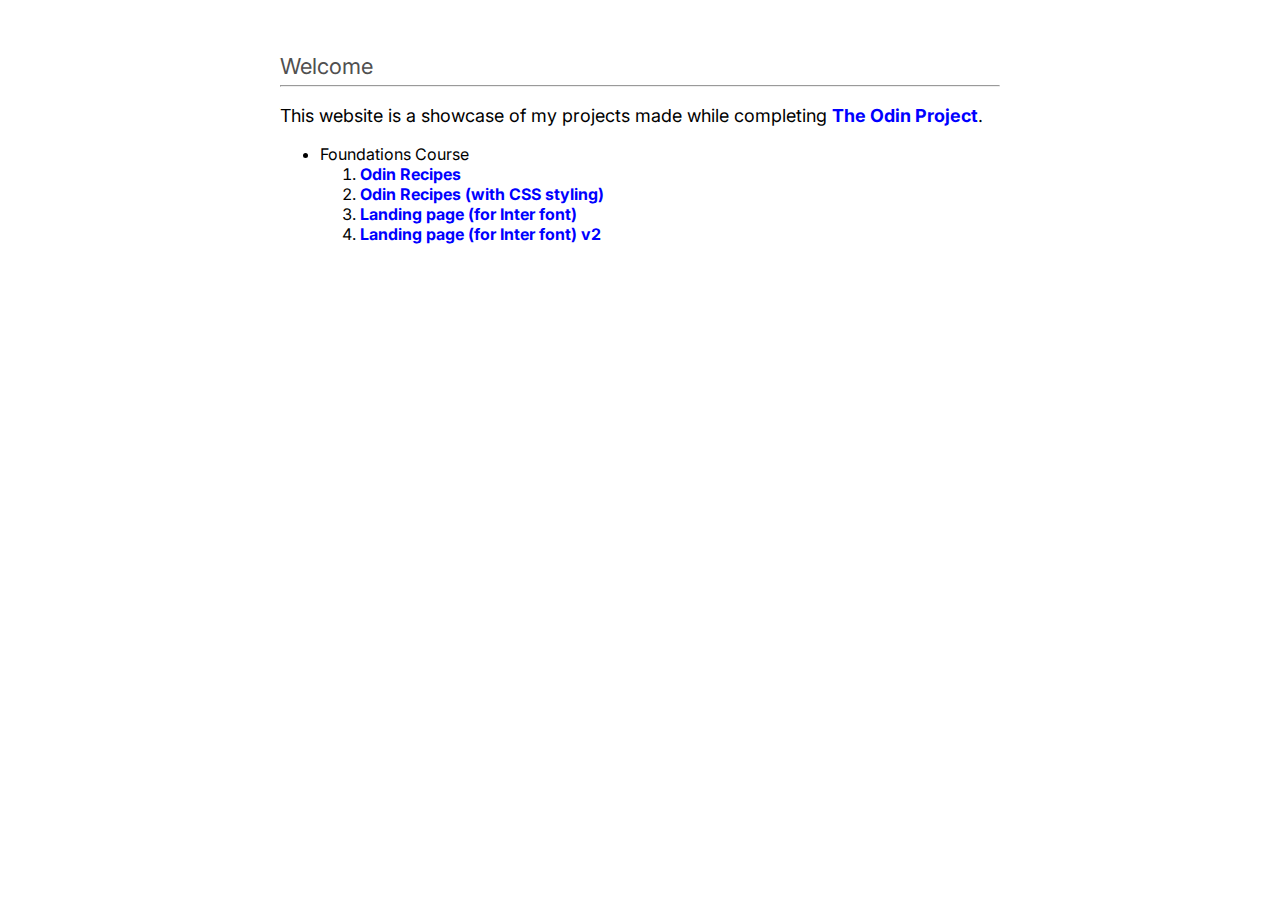
<file: index.html>
<!DOCTYPE html>

<html lang="en">
  <head>
    <meta charset="utf-8" />
    <title>The Odin Project</title>
    <link rel="stylesheet" href="styles.css" />
    <meta name="author" content="Lalit Shankar Chowdhury" />
    <meta name="description" content="Project showcase: The Odin Project" />
    <meta name="viewport" content="width=device-width, initial-scale=1.0" />
    <meta property="og:title" content="The Odin Project" />
    <meta
      property="og:description"
      content="Project showcase: The Odin Project"
    />
    <meta
      property="og:url"
      content="https://lalitshankarchowdhury.github.io/TheOdinProject/"
    />
    <meta
      property="og:image"
      content="https://www.theodinproject.com/assets/og-logo-022832d4cefeec1d5266237be260192f5980f9bcbf1c9ca151b358f0ce1fd2df.png"
    />
  </head>
  <body>
    <h2>Welcome</h2>
    <hr />
    <p>
      This website is a showcase of my projects made while completing
      <a
        href="https://www.theodinproject.com/"
        target="_blank"
        rel="noopener noreferrer"
        >The Odin Project</a
      >.
    </p>
    <ul>
      <li>Foundations Course</li>
      <ol>
        <li><a href="odin-recipes/">Odin Recipes</a></li>
        <li>
          <a href="odin-recipes-styled/">Odin Recipes (with CSS styling)</a>
        </li>
        <li>
          <a href="landing-page/">Landing page (for Inter font)</a>
        </li>
        <li>
          <a href="landing-page-v2/">Landing page (for Inter font) v2</a>
        </li>
      </ol>
    </ul>
  </body>
</html>
</file>
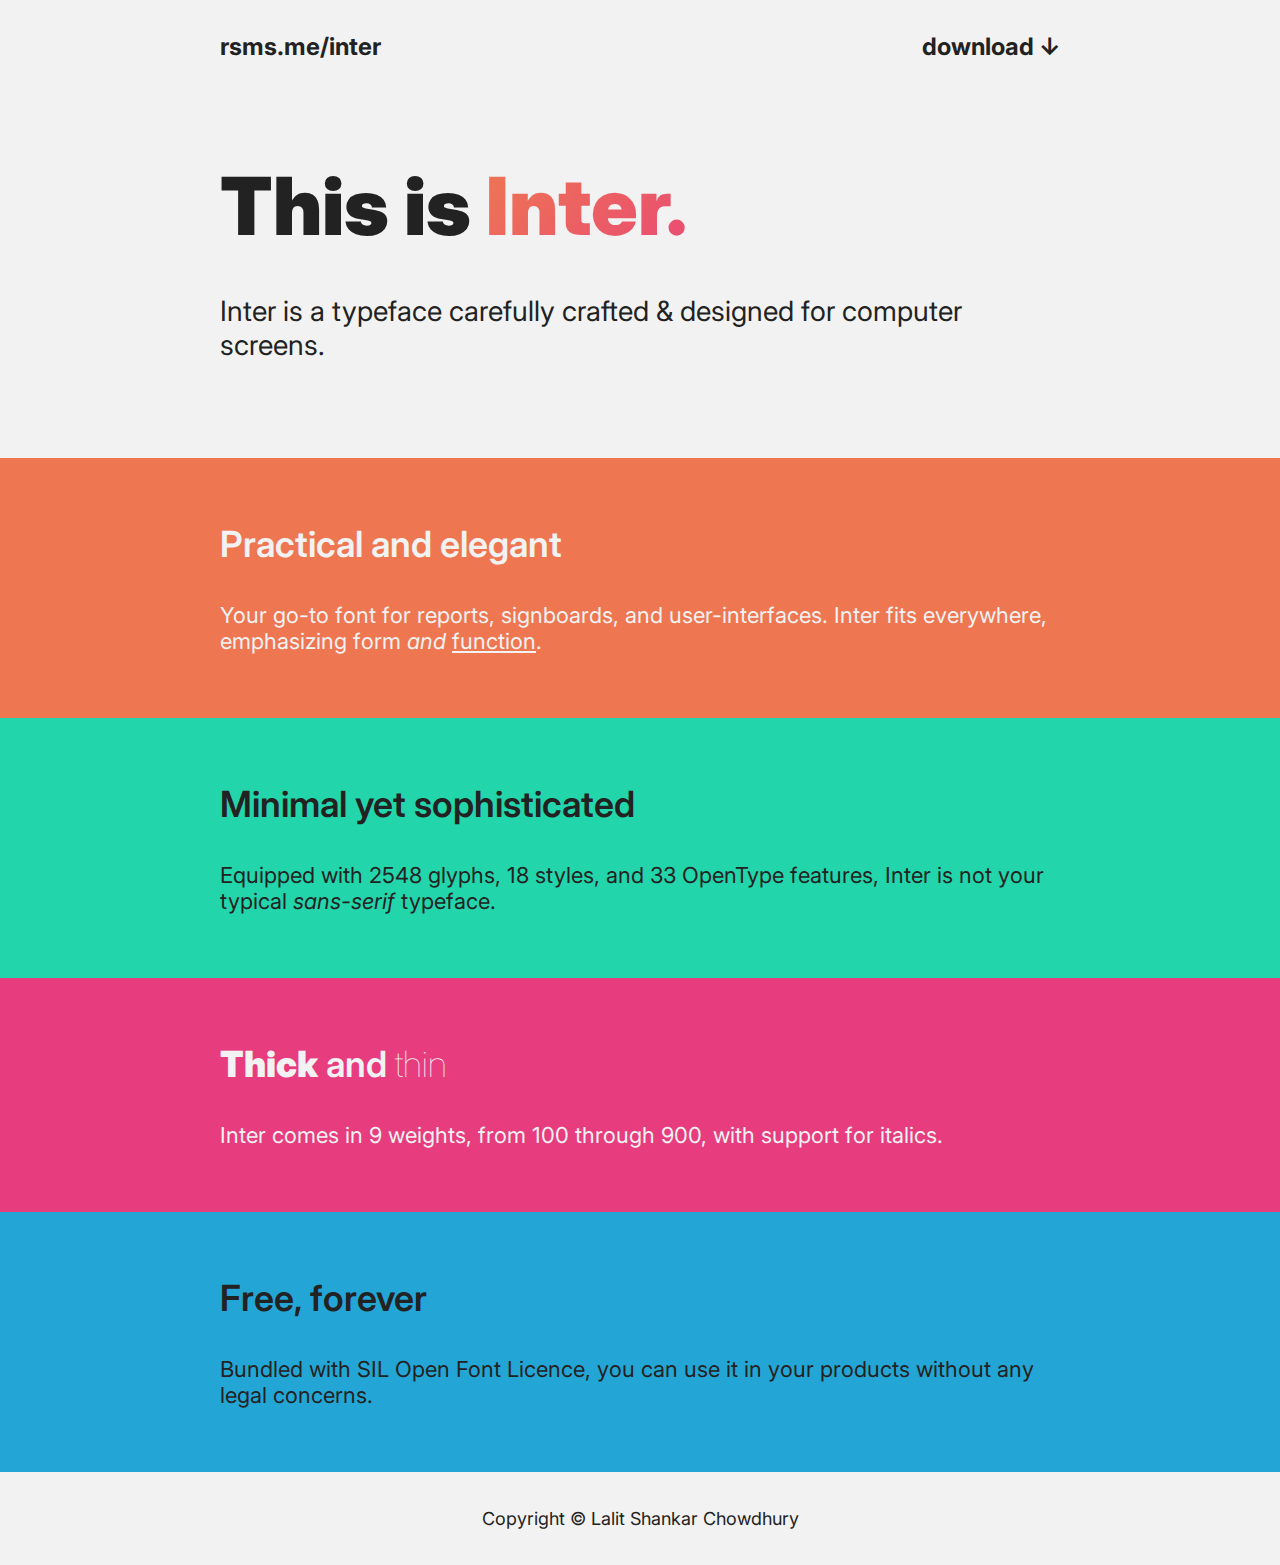
<file: landing-page-v2/index.html>
<!DOCTYPE html>
<html lang="en" prefix="og: https://ogp.me/ns#">
  <head>
    <meta charset="utf-8" />
    <link rel="stylesheet" href="styles.css" />
    <meta name="author" content="Lalit Shankar Chowdhury" />
    <meta name="description" content="Project showcase: Landing Page v2" />
    <!-- <meta name="viewport" content="width=device-width, initial-scale=1.0" /> -->
    <meta property="og:title" content="Landing Page v2" />
    <meta
      property="og:description"
      content="Project showcase: Landing Page v2"
    />
    <meta
      property="og:url"
      content="https://lalitshankarchowdhury.github.io/TheOdinProject/landing-page/"
    />
    <meta
      property="og:image"
      content="https://global-uploads.webflow.com/6262d15f87c1ba2d767ce245/6262e1d891a9d4746357ac71_60570d87fea42c0743fd98fa_inter-rasmus-anderson-dark.png"
    />
    <title>Landing Page v2</title>
  </head>
  <body>
    <div class="section header">
      <div class="block">
        <div class="link">
          <a href="https://rsms.me/inter/">rsms.me/inter</a>
        </div>
        <div class="link">
          <a href="https://rsms.me/inter/download/">download ↓</a>
        </div>
      </div>
    </div>
    <div class="section hero">
      <div class="block">
        <div class="title">This is <span class="highlight">Inter.</span></div>
        <div class="text">
          Inter is a typeface carefully crafted & designed for computer screens.
        </div>
      </div>
    </div>
    <div class="section practical">
      <div class="block">
        <div class="sub-title">
          Practical and <span class="elegant">elegant</span>
        </div>
        <div class="text">
          Your go-to font for reports, signboards, and user-interfaces. Inter
          fits everywhere, emphasizing form <em>and</em> <u>function</u>.
        </div>
      </div>
    </div>
    <div class="section complexity">
      <div class="block">
        <div class="sub-title">Minimal yet sophisticated</div>
        <div class="text">
          Equipped with 2548 glyphs, 18 styles, and 33 OpenType features, Inter
          is not your typical <i>sans-serif</i> typeface.
        </div>
      </div>
    </div>
    <div class="section thick-thin">
      <div class="block">
        <div class="sub-title">
          <span class="thick">Thick</span> and <span class="thin">thin</span>
        </div>
        <div class="text">
          Inter comes in 9 weights, from 100 through 900, with support for
          italics.
        </div>
      </div>
    </div>
    <div class="section free">
      <div class="block">
        <div class="sub-title">Free, forever</div>
        <div class="text">
          Bundled with SIL Open Font Licence, you can use it in your products
          without any legal concerns.
        </div>
      </div>
    </div>
    <div class="section footer">
      <div class="block">Copyright © Lalit Shankar Chowdhury</div>
    </div>
  </body>
</html>
</file>
<file: styles.css>
@import url("https://fonts.googleapis.com/css2?family=Inter&display=swap");

body {
  font-family: "Inter", sans-serif;
  max-width: 45em;
  margin: 0 auto;
  padding-top: 3em;
  padding-left: 1em;
  padding-right: 1em;
}

h1 {
  font-size: 2em;
}

h2 {
  font-size: 1.375em;
  font-weight: normal;
  color: rgb(80, 80, 80);
  line-height: 0em;
}

p {
  font-size: 1.125em;
}

a {
  font-weight: bold;
  color: rgb(0, 0, 255);
  text-decoration: none;
}
</file>
<file: landing-page-v2/styles.css>
@import url("https://fonts.googleapis.com/css2?family=Inter:wght@100;200;300;400;500;600;700;800;900&display=swap");
body {
  font-family: Inter;
  margin: auto;
  background-color: #f2f2f2;
  color: #222222;
}

.section {
  display: flex;
  justify-content: center;
  align-items: center;
  padding: 4em 0em;
}

.header {
  padding: 2em 0em;
}

.header .block {
  flex-direction: row;
  justify-content: space-between;
}

.link {
  font-weight: 700;
  font-size: 24px;
}

a {
  text-decoration: none;
  color: #222222;
}

a:hover {
  color: #e73c7e;
}

.practical {
  color: #f2f2f2;
  background-color: #ee7752;
}

.complexity {
  background-color: #23d5ab;
}

.thick-thin {
  color: #f2f2f2;
  background-color: #e73c7e;
}

.free {
  background-color: #23a6d5;
}

.hero {
  padding: 4em 0em 6em;
}

.hero .text {
  font-size: 28px;
}

.block {
  display: flex;
  flex-direction: column;
  min-width: 52.5em;
  max-width: 52.5em;
}

.title {
  font-size: 80px;
  font-weight: 900;
  margin-bottom: 0.5em;
}

.text {
  font-size: 22px;
}

@keyframes gradient {
  0% {
    background-position: 0% 50%;
  }
  50% {
    background-position: 100% 50%;
  }
  100% {
    background-position: 0% 50%;
  }
}

.highlight {
  background: linear-gradient(135deg, #ee7752, #e73c7e, #23a6d5, #23d5ab);
  background-size: 400% 400%;
  background-clip: text;
  -webkit-background-clip: text;
  -webkit-text-fill-color: transparent;
  animation: gradient 7.5s ease-in-out infinite;
}

.sub-title {
  max-width: fit-content;
  font-size: 36px;
  font-weight: 600;
  margin-bottom: 1em;
}

.thick {
  font-weight: 900;
}

.thin {
  font-weight: 100;
}

.footer {
  font-size: 18px;
  padding: 2em 0em;
  text-align: center;
}
</file>
